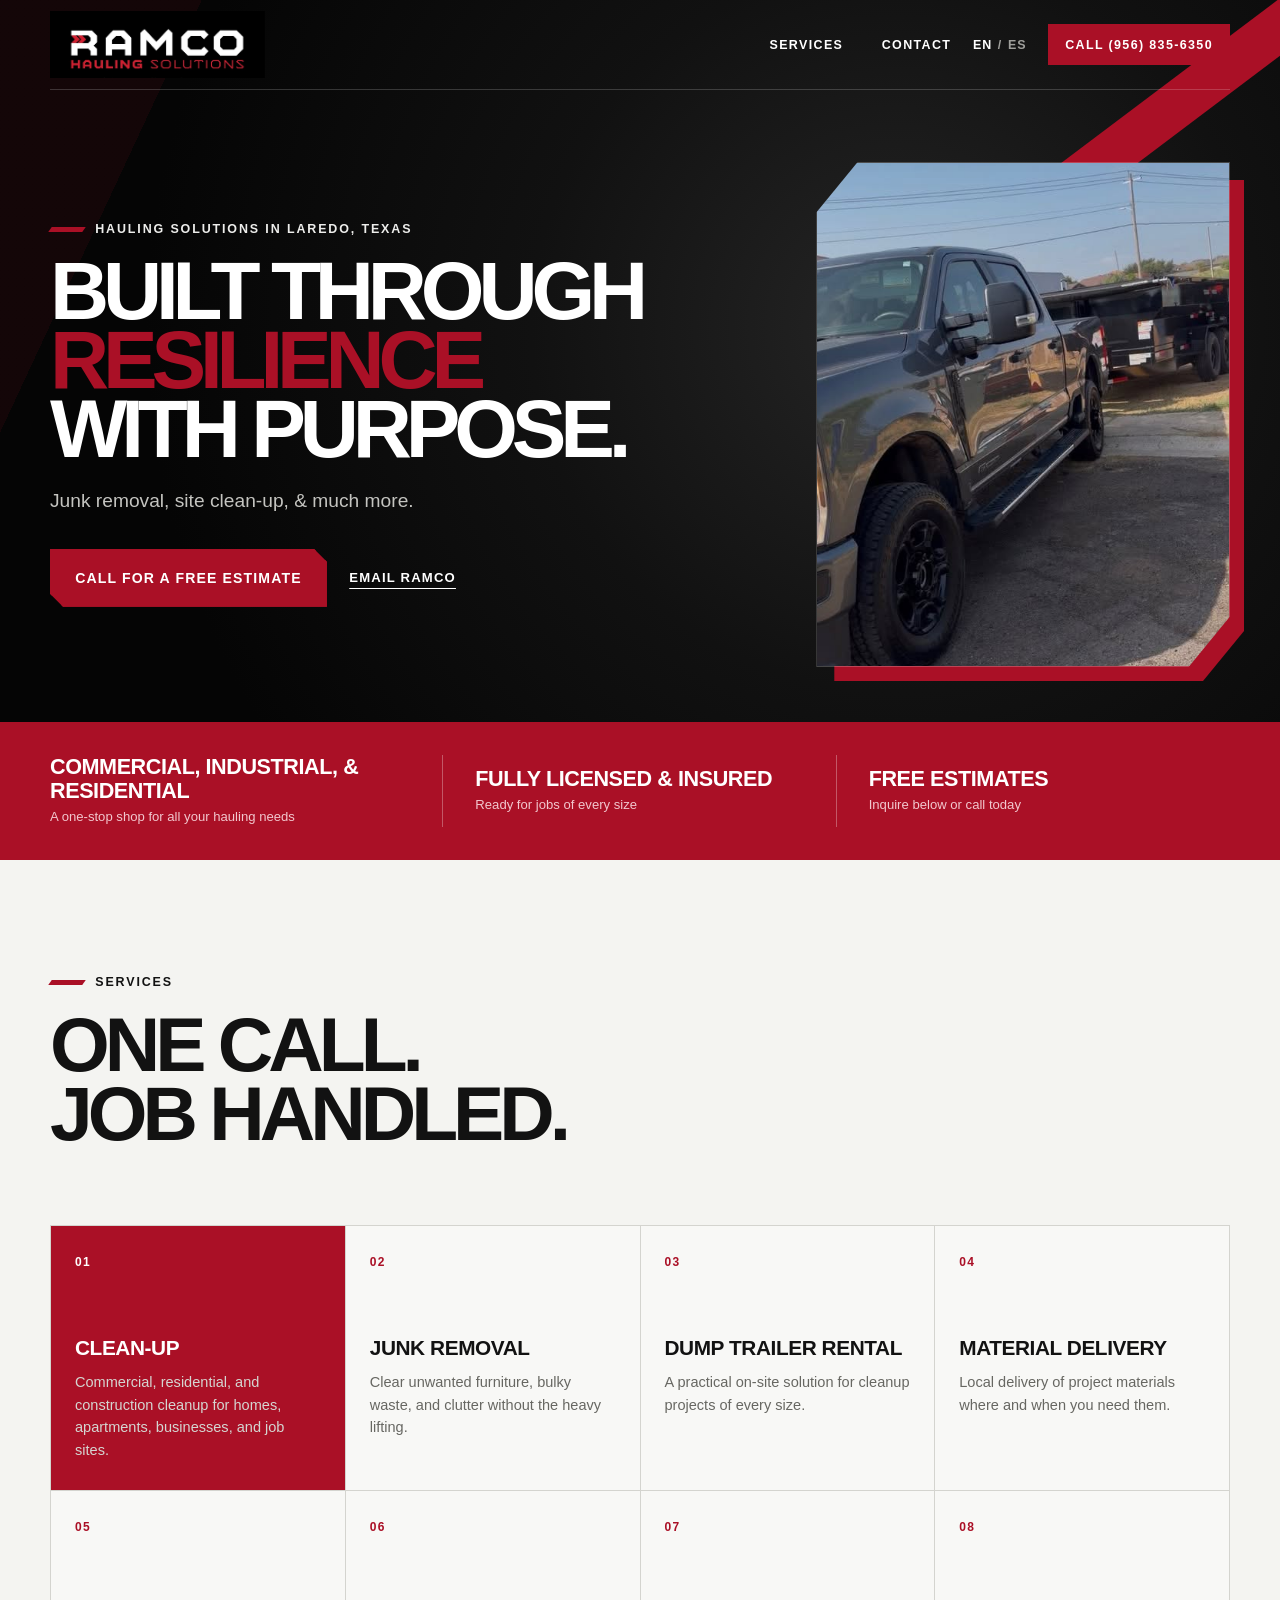
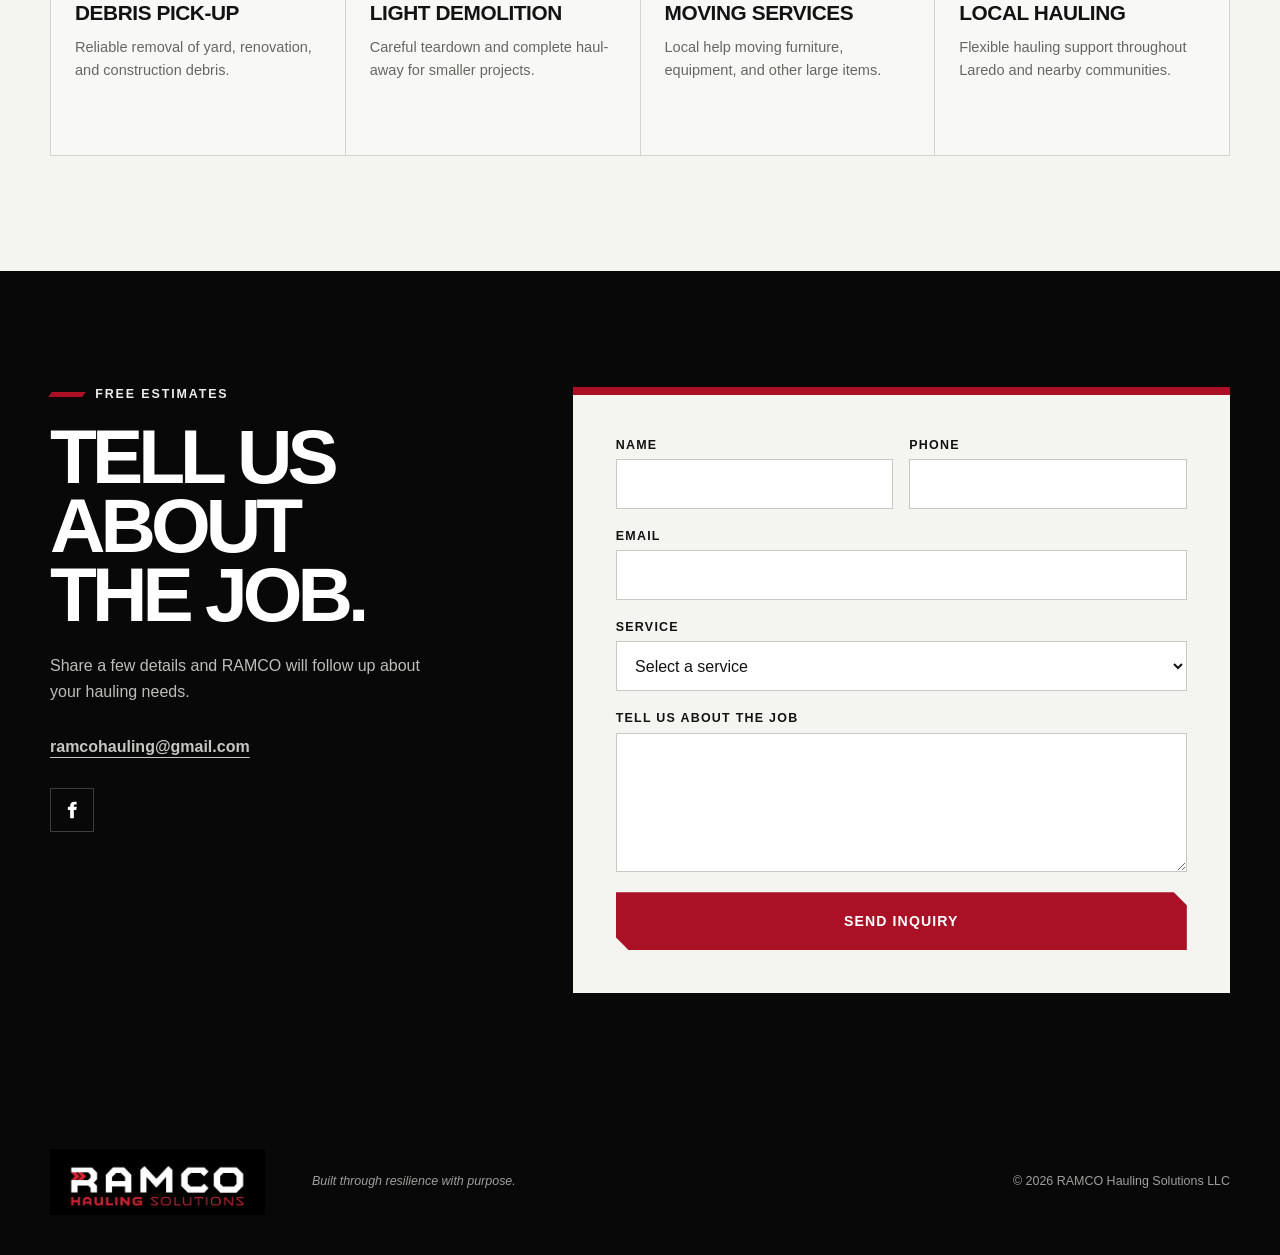
<file: index.html>
<!doctype html>
<html lang="en">
  <head>
    <meta charset="UTF-8" />
    <meta name="viewport" content="width=device-width, initial-scale=1" />
    <meta name="theme-color" content="#080808" />
    <meta name="description" content="RAMCO Hauling Solutions provides junk removal, dump trailer rental, material delivery, debris pickup, light demolition, moving services, and local hauling in Laredo, Texas." />
    <meta property="og:title" content="RAMCO Hauling Solutions | Laredo, TX" />
    <meta property="og:description" content="Reliable hauling for homes, businesses, and construction sites. Call for a free estimate." />
    <meta property="og:type" content="website" />
    <link rel="canonical" href="https://ramco-hauling-solutions.awake-myna-1014.chatgpt.site/" />
    <link rel="alternate" hreflang="en" href="https://ramco-hauling-solutions.awake-myna-1014.chatgpt.site/" />
    <link rel="alternate" hreflang="es" href="https://ramco-hauling-solutions.awake-myna-1014.chatgpt.site/es/" />
    <link rel="alternate" hreflang="x-default" href="https://ramco-hauling-solutions.awake-myna-1014.chatgpt.site/" />
    <title>RAMCO Hauling Solutions | Laredo, TX</title>
    <link rel="icon" href="assets/ramco-logo.jpg" type="image/jpeg" />
    <link rel="stylesheet" href="styles.css" />
    <script type="application/ld+json">
      {
        "@context": "https://schema.org",
        "@type": "LocalBusiness",
        "name": "RAMCO Hauling Solutions LLC",
        "description": "Licensed and insured hauling services for residential, commercial, and construction needs in Laredo, Texas.",
        "areaServed": "Laredo, Texas",
        "telephone": "+1-956-835-6350",
        "email": "ramcohauling@gmail.com",
        "slogan": "Built through resilience with purpose.",
        "serviceType": [
          "Commercial, residential, and construction cleanup",
          "Junk removal",
          "Dump trailer rental",
          "Material delivery",
          "Debris pickup",
          "Light demolition",
          "Moving services",
          "Local hauling"
        ]
      }
    </script>
  </head>
  <body>
    <a class="skip-link" href="#main">Skip to content</a>

    <header class="site-header">
      <a class="brand" href="#top" aria-label="RAMCO Hauling Solutions home">
        <img src="assets/ramco-logo.jpg" alt="RAMCO Hauling Solutions" />
      </a>
      <nav aria-label="Main navigation">
        <a href="#services">Services</a>
        <a href="#contact">Contact</a>
      </nav>
      <div class="language-switch" aria-label="Language selector">
        <a class="active" href="/" lang="en" aria-current="page">EN</a>
        <span aria-hidden="true">/</span>
        <a href="/es/" lang="es">ES</a>
      </div>
      <a class="header-call" href="tel:+19568356350">Call (956) 835-6350</a>
    </header>

    <main id="main">
      <section class="hero" id="top">
        <div class="hero-content">
          <div class="hero-copy">
            <p class="eyebrow"><span></span> Hauling solutions in Laredo, Texas</p>
            <h1>Built through<br /><em>resilience</em><br />with purpose.</h1>
            <p class="hero-lede">
              Junk removal, site clean-up, &amp; much more.
            </p>
            <div class="hero-actions">
              <a class="button" href="tel:+19568356350">Call for a free estimate</a>
              <a class="email-link" href="mailto:ramcohauling@gmail.com">Email RAMCO</a>
            </div>
          </div>
          <figure class="hero-photo">
            <img src="assets/ramco-truck.png" alt="RAMCO hauling truck and dump trailer" />
          </figure>
        </div>

        <div class="hero-footer">
          <p><strong>Commercial, Industrial, &amp; Residential</strong><span>A one-stop shop for all your hauling needs</span></p>
          <p><strong>Fully Licensed &amp; Insured</strong><span>Ready for jobs of every size</span></p>
          <p><strong>Free estimates</strong><span>Inquire below or call today</span></p>
        </div>
      </section>

      <section class="services" id="services">
        <div class="section-title">
          <p class="eyebrow dark"><span></span> Services</p>
          <h2>One call.<br />Job handled.</h2>
        </div>

        <div class="services-grid">
          <article class="service-card featured">
            <span>01</span>
            <h3>Clean-Up</h3>
            <p>Commercial, residential, and construction cleanup for homes, apartments, businesses, and job sites.</p>
          </article>
          <article class="service-card">
            <span>02</span>
            <h3>Junk Removal</h3>
            <p>Clear unwanted furniture, bulky waste, and clutter without the heavy lifting.</p>
          </article>
          <article class="service-card">
            <span>03</span>
            <h3>Dump Trailer Rental</h3>
            <p>A practical on-site solution for cleanup projects of every size.</p>
          </article>
          <article class="service-card">
            <span>04</span>
            <h3>Material Delivery</h3>
            <p>Local delivery of project materials where and when you need them.</p>
          </article>
          <article class="service-card">
            <span>05</span>
            <h3>Debris Pick-Up</h3>
            <p>Reliable removal of yard, renovation, and construction debris.</p>
          </article>
          <article class="service-card">
            <span>06</span>
            <h3>Light Demolition</h3>
            <p>Careful teardown and complete haul-away for smaller projects.</p>
          </article>
          <article class="service-card">
            <span>07</span>
            <h3>Moving Services</h3>
            <p>Local help moving furniture, equipment, and other large items.</p>
          </article>
          <article class="service-card">
            <span>08</span>
            <h3>Local Hauling</h3>
            <p>Flexible hauling support throughout Laredo and nearby communities.</p>
          </article>
        </div>
      </section>

      <section class="contact" id="contact">
        <div class="contact-intro">
          <p class="eyebrow"><span></span> Free estimates</p>
          <h2>Tell us about<br />the job.</h2>
          <p>Share a few details and RAMCO will follow up about your hauling needs.</p>
          <a href="mailto:ramcohauling@gmail.com">ramcohauling@gmail.com</a>
          <div class="social-icons" aria-label="RAMCO social media">
            <a
            class="social-icon"
            href="https://www.facebook.com/ramcohauling"
            target="_blank"
            rel="noopener noreferrer"
            aria-label="Visit RAMCO Hauling on Facebook"
          >
            <svg
              viewBox="0 0 24 24"
              aria-hidden="true"
            >
              <path d="M14 8.5V7c0-.7.5-1 1.1-1H17V3h-2.6C11.8 3 10 4.6 10 7.3v1.2H7.5V12H10v9h4v-9h2.7l.5-3.5H14Z"/>
            </svg>
          </a>
            <!-- <span class="social-icon" aria-label="Instagram">
              <svg viewBox="0 0 24 24" aria-hidden="true" xmlns="https://www.instagram.com/ramcohauling">
                <path fill-rule="evenodd" d="M7.2 2h9.6A5.2 5.2 0 0 1 22 7.2v9.6a5.2 5.2 0 0 1-5.2 5.2H7.2A5.2 5.2 0 0 1 2 16.8V7.2A5.2 5.2 0 0 1 7.2 2Zm-.1 3A2.1 2.1 0 0 0 5 7.1v9.8A2.1 2.1 0 0 0 7.1 19h9.8a2.1 2.1 0 0 0 2.1-2.1V7.1A2.1 2.1 0 0 0 16.9 5H7.1Zm10.2 2.3a1.2 1.2 0 1 1 0-2.4 1.2 1.2 0 0 1 0 2.4ZM12 7.2a4.8 4.8 0 1 1 0 9.6 4.8 4.8 0 0 1 0-9.6Zm0 2.8a2 2 0 1 0 0 4 2 2 0 0 0 0-4Z" clip-rule="evenodd"/>
              </svg>
            </span> -->
          </div>
        </div>

        <form class="contact-form" action="https://formsubmit.co/ramcohauling@gmail.com" method="POST">
          <input type="hidden" name="_subject" value="New RAMCO website inquiry" />
          <input type="hidden" name="_template" value="table" />
          <input type="hidden" name="_next" value="https://ramco-hauling-solutions.awake-myna-1014.chatgpt.site/thanks.html" />

          <div class="form-row">
            <label>
              Name
              <input type="text" name="Name" autocomplete="name" required />
            </label>
            <label>
              Phone
              <input type="tel" name="Phone" autocomplete="tel" required />
            </label>
          </div>

          <label>
            Email
            <input type="email" name="email" autocomplete="email" required />
          </label>

          <label>
            Service
            <select name="Service" required>
              <option value="" selected disabled>Select a service</option>
              <option>Clean-Up</option>
              <option>Junk Removal</option>
              <option>Dump Trailer Rental</option>
              <option>Material Delivery</option>
              <option>Debris Pick-Up</option>
              <option>Light Demolition</option>
              <option>Moving Services</option>
              <option>Local Hauling</option>
            </select>
          </label>

          <label>
            Tell us about the job
            <textarea name="Project details" rows="5" required></textarea>
          </label>

          <button class="button form-button" type="submit">Send inquiry</button>
        </form>
      </section>
    </main>

    <footer>
      <div class="footer-brand">
        <img src="assets/ramco-logo.jpg" alt="RAMCO Hauling Solutions" />
      </div>
      <p>Built through resilience with purpose.</p>
      <p>© <span id="year"></span> RAMCO Hauling Solutions LLC</p>
    </footer>

    <script src="script.js"></script>
  </body>
</html>
</file>
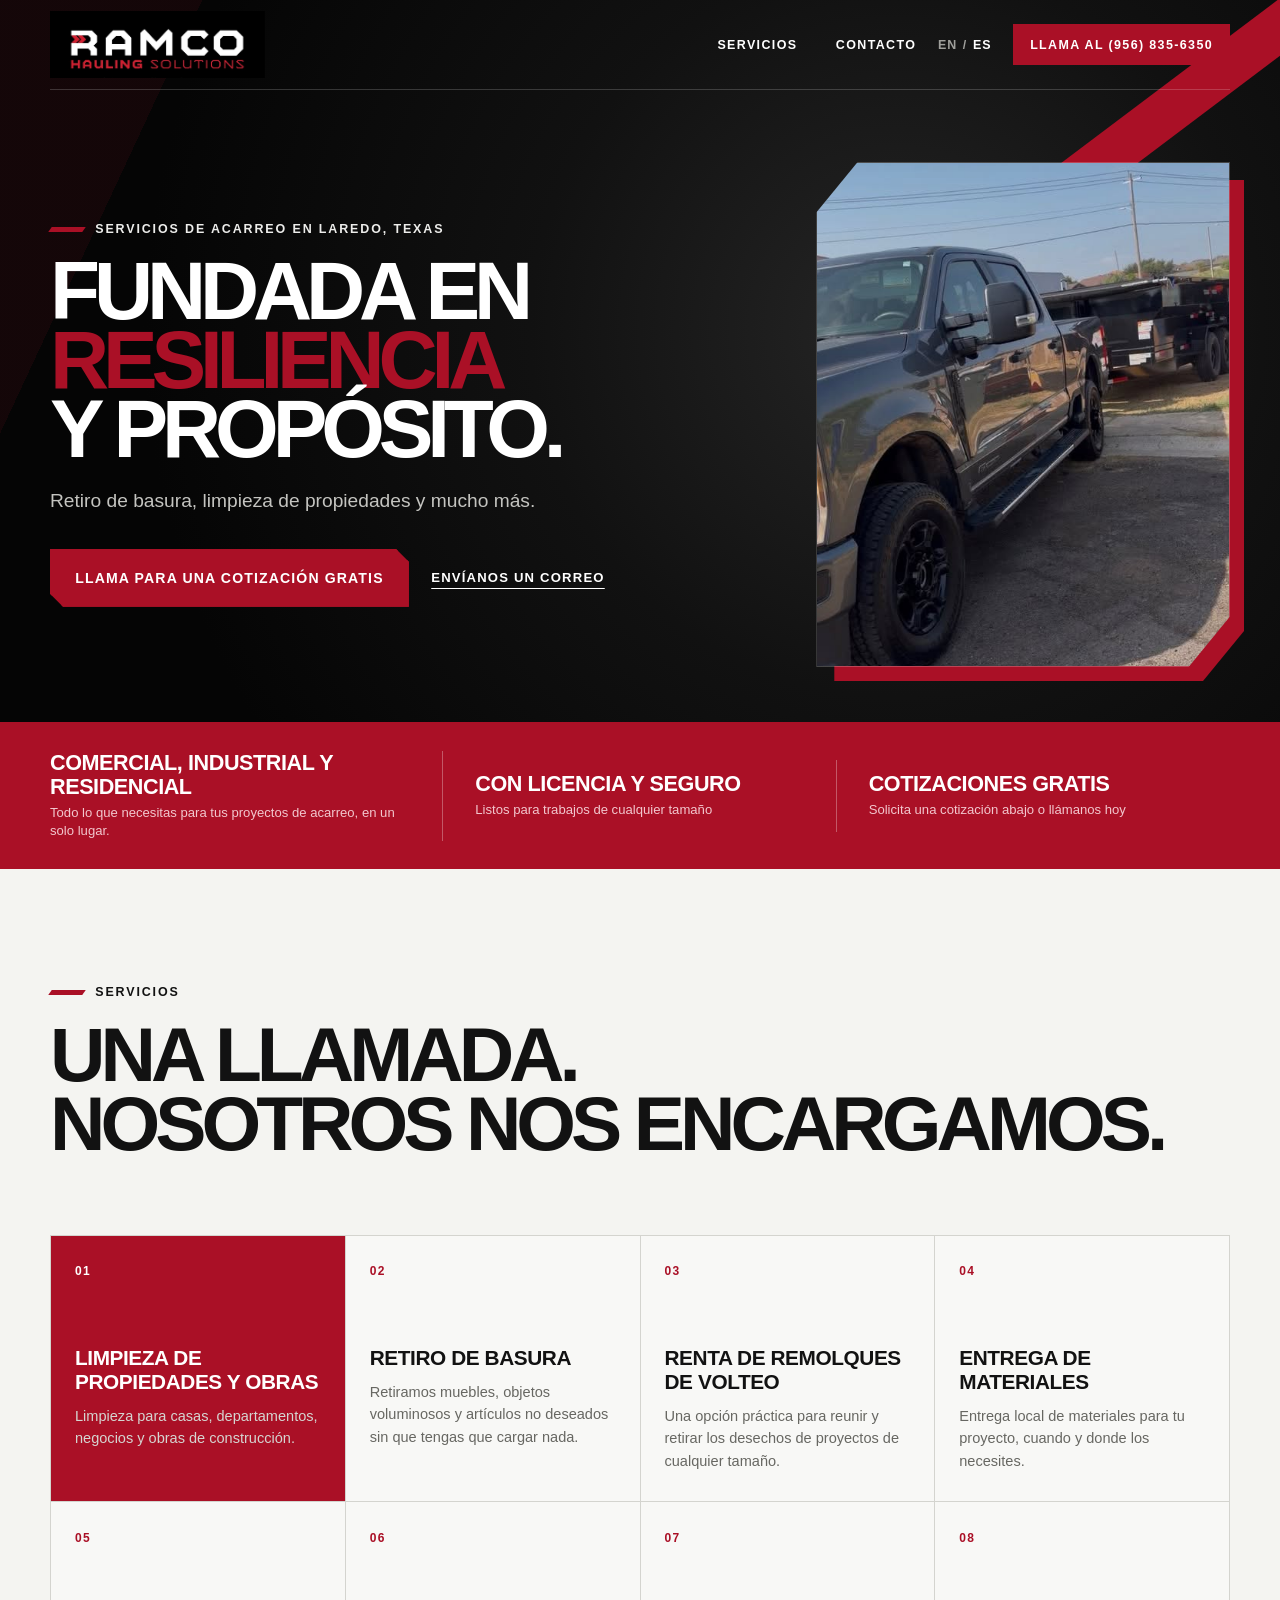
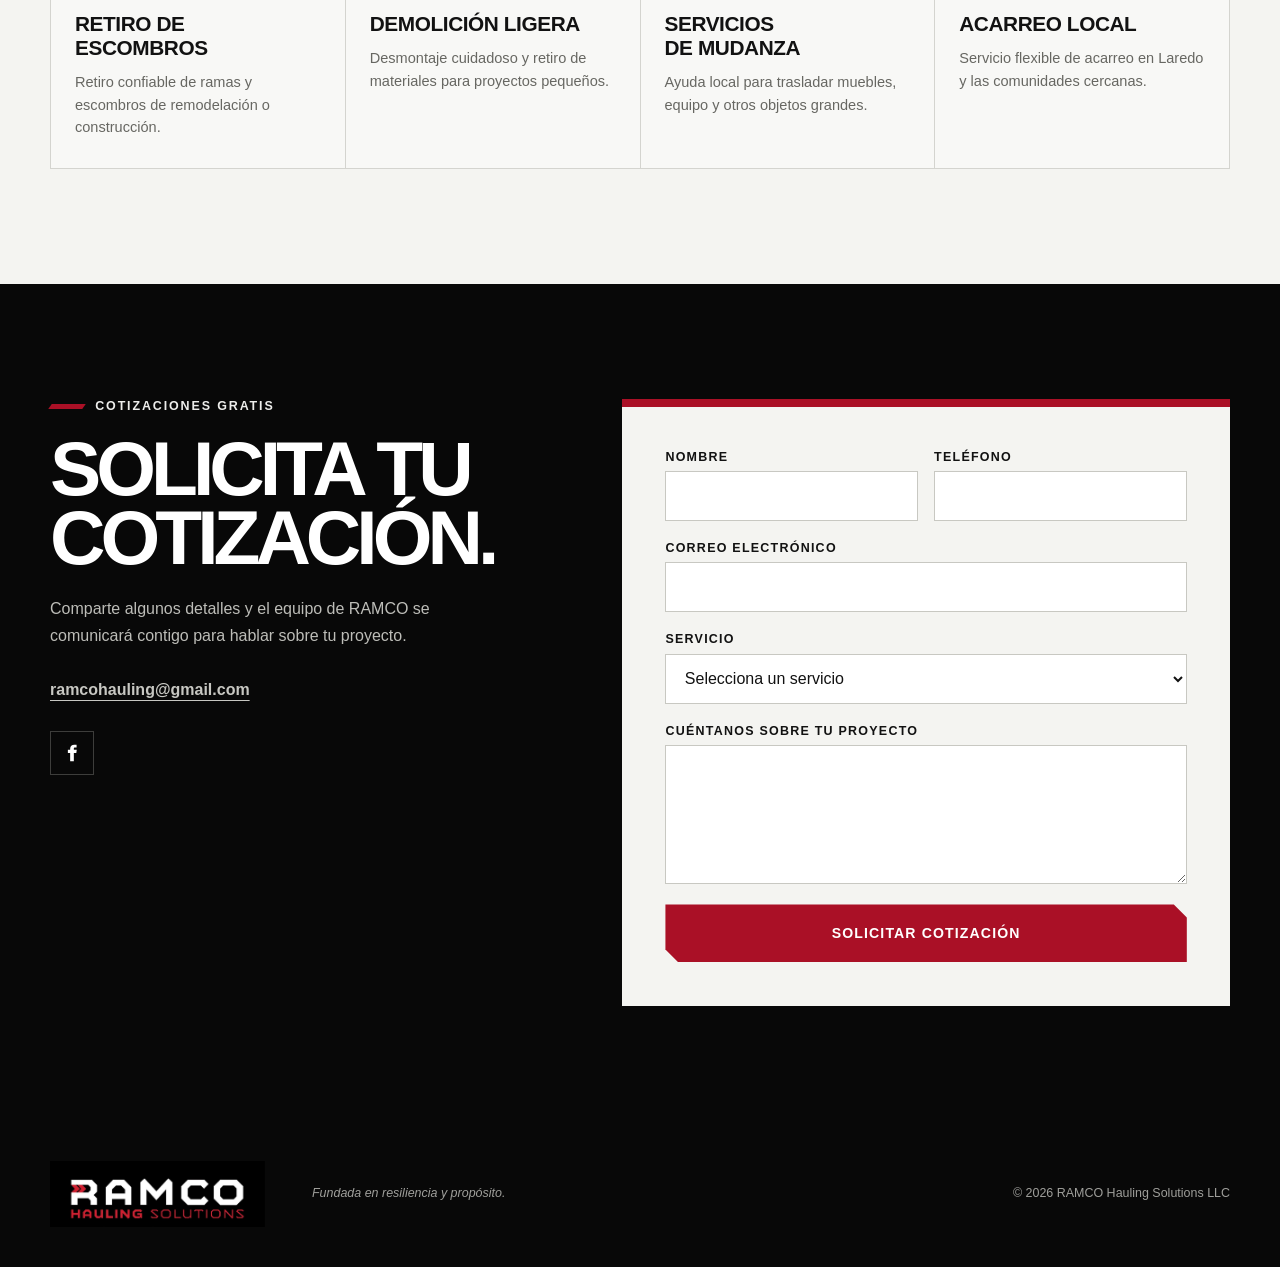
<file: es/index.html>
<!doctype html>
<html lang="es">
  <head>
    <meta charset="UTF-8" />
    <meta name="viewport" content="width=device-width, initial-scale=1" />
    <meta name="theme-color" content="#080808" />

    <meta
      name="description"
      content="RAMCO Hauling Solutions ofrece retiro de basura y artículos no deseados, renta de remolques de volteo, entrega de materiales, retiro de escombros, demolición ligera, mudanzas y acarreo local en Laredo, Texas."
    />

    <meta
      property="og:title"
      content="RAMCO Hauling Solutions | Laredo, TX"
    />

    <meta
      property="og:description"
      content="Servicios confiables de acarreo para proyectos residenciales, comerciales y de construcción. Llámanos para una cotización gratis."
    />

    <meta property="og:type" content="website" />

    <link
      rel="canonical"
      href="https://ramco-hauling-solutions.awake-myna-1014.chatgpt.site/es/"
    />

    <link
      rel="alternate"
      hreflang="en"
      href="https://ramco-hauling-solutions.awake-myna-1014.chatgpt.site/"
    />

    <link
      rel="alternate"
      hreflang="es"
      href="https://ramco-hauling-solutions.awake-myna-1014.chatgpt.site/es/"
    />

    <link
      rel="alternate"
      hreflang="x-default"
      href="https://ramco-hauling-solutions.awake-myna-1014.chatgpt.site/"
    />

    <title>RAMCO Hauling Solutions | Laredo, TX</title>

    <link
      rel="icon"
      href="../assets/ramco-logo.jpg"
      type="image/jpeg"
    />

    <link rel="stylesheet" href="../styles.css" />

    <script type="application/ld+json">
      {
        "@context": "https://schema.org",
        "@type": "LocalBusiness",
        "name": "RAMCO Hauling Solutions LLC",
        "description": "RAMCO Hauling Solutions es una empresa con licencia y seguro que ofrece servicios de acarreo para proyectos residenciales, comerciales y de construcción en Laredo, Texas.",
        "areaServed": "Laredo, Texas",
        "telephone": "+1-956-835-6350",
        "email": "ramcohauling@gmail.com",
        "slogan": "Fundada en resiliencia y propósito.",
        "serviceType": [
          "Limpieza residencial, comercial y de obras",
          "Retiro de basura y artículos no deseados",
          "Renta de remolques de volteo",
          "Entrega de materiales",
          "Retiro de escombros",
          "Demolición ligera",
          "Servicios de mudanza",
          "Acarreo local"
        ]
      }
    </script>
  </head>

  <body>
    <a class="skip-link" href="#main">
      Saltar al contenido principal
    </a>

    <header class="site-header">
      <a
        class="brand"
        href="#top"
        aria-label="Inicio de RAMCO Hauling Solutions"
      >
        <img
          src="../assets/ramco-logo.jpg"
          alt="RAMCO Hauling Solutions"
        />
      </a>

      <nav aria-label="Navegación principal">
        <a href="#services">Servicios</a>
        <a href="#contact">Contacto</a>
      </nav>

      <div class="language-switch" aria-label="Selector de idioma">
        <a href="/" lang="en">EN</a>
        <span aria-hidden="true">/</span>
        <a
          class="active"
          href="/es/"
          lang="es"
          aria-current="page"
        >
          ES
        </a>
      </div>

      <a class="header-call" href="tel:+19568356350">
        Llama al (956) 835-6350
      </a>
    </header>

    <main id="main">
      <section class="hero" id="top">
        <div class="hero-content">
          <div class="hero-copy">
            <p class="eyebrow">
              <span></span>
              Servicios de acarreo en Laredo, Texas
            </p>

            <h1>
              Fundada en<br />
              <em>resiliencia</em><br />
              y propósito.
            </h1>

            <p class="hero-lede">
              Retiro de basura, limpieza de propiedades y mucho más.
            </p>

            <div class="hero-actions">
              <a class="button" href="tel:+19568356350">
                Llama para una cotización gratis
              </a>

              <a
                class="email-link"
                href="mailto:ramcohauling@gmail.com"
              >
                Envíanos un correo
              </a>
            </div>
          </div>

          <figure class="hero-photo">
            <img
              src="../assets/ramco-truck.png"
              alt="Camioneta y remolque de RAMCO Hauling Solutions"
            />
          </figure>
        </div>

        <div class="hero-footer">
          <p>
            <strong>Comercial, Industrial y Residencial</strong>
            <span>Todo lo que necesitas para tus proyectos de acarreo, en un solo lugar.</span>
          </p>

          <p>
            <strong>Con licencia y seguro</strong>
            <span>Listos para trabajos de cualquier tamaño</span>
          </p>

          <p>
            <strong>Cotizaciones gratis</strong>
            <span>Solicita una cotización abajo o llámanos hoy</span>
          </p>
        </div>
      </section>

      <section class="services" id="services">
        <div class="section-title">
          <p class="eyebrow dark">
            <span></span>
            Servicios
          </p>

          <h2>
            Una llamada.<br />
            Nosotros nos encargamos.
          </h2>
        </div>

        <div class="services-grid">
          <article class="service-card featured">
            <span>01</span>
            <h3>Limpieza de propiedades y obras</h3>
            <p>
              Limpieza para casas, departamentos, negocios y obras de
              construcción.
            </p>
          </article>

          <article class="service-card">
            <span>02</span>
            <h3>Retiro de basura</h3>
            <p>
              Retiramos muebles, objetos voluminosos y artículos no
              deseados sin que tengas que cargar nada.
            </p>
          </article>

          <article class="service-card">
            <span>03</span>
            <h3>Renta de remolques de volteo</h3>
            <p>
              Una opción práctica para reunir y retirar los desechos de
              proyectos de cualquier tamaño.
            </p>
          </article>

          <article class="service-card">
            <span>04</span>
            <h3>Entrega de materiales</h3>
            <p>
              Entrega local de materiales para tu proyecto, cuando y
              donde los necesites.
            </p>
          </article>

          <article class="service-card">
            <span>05</span>
            <h3>Retiro de escombros</h3>
            <p>
              Retiro confiable de ramas y escombros de remodelación o
              construcción.
            </p>
          </article>

          <article class="service-card">
            <span>06</span>
            <h3>Demolición ligera</h3>
            <p>
              Desmontaje cuidadoso y retiro de materiales para proyectos
              pequeños.
            </p>
          </article>

          <article class="service-card">
            <span>07</span>
            <h3>Servicios de mudanza</h3>
            <p>
              Ayuda local para trasladar muebles, equipo y otros objetos
              grandes.
            </p>
          </article>

          <article class="service-card">
            <span>08</span>
            <h3>Acarreo local</h3>
            <p>
              Servicio flexible de acarreo en Laredo y las comunidades
              cercanas.
            </p>
          </article>
        </div>
      </section>

      <section class="contact" id="contact">
        <div class="contact-intro">
          <p class="eyebrow">
            <span></span>
            Cotizaciones gratis
          </p>

          <h2>
            Solicita tu cotización.
          </h2>

          <p>
            Comparte algunos detalles y el equipo de RAMCO se comunicará
            contigo para hablar sobre tu proyecto.
          </p>

          <a href="mailto:ramcohauling@gmail.com">
            ramcohauling@gmail.com
          </a>

          <div class="social-icons" aria-label="RAMCO social media">
            <a
            class="social-icon"
            href="https://www.facebook.com/ramcohauling"
            target="_blank"
            rel="noopener noreferrer"
            aria-label="Visit RAMCO Hauling on Facebook"
          >
            <svg
              viewBox="0 0 24 24"
              aria-hidden="true"
            >
              <path d="M14 8.5V7c0-.7.5-1 1.1-1H17V3h-2.6C11.8 3 10 4.6 10 7.3v1.2H7.5V12H10v9h4v-9h2.7l.5-3.5H14Z"/>
            </svg>
          </a>

            <!--
            <span class="social-icon" aria-label="Instagram">
              <svg viewBox="0 0 24 24" aria-hidden="true">
                <path
                  fill-rule="evenodd"
                  d="M7.2 2h9.6A5.2 5.2 0 0 1 22 7.2v9.6a5.2 5.2 0 0 1-5.2 5.2H7.2A5.2 5.2 0 0 1 2 16.8V7.2A5.2 5.2 0 0 1 7.2 2Zm-.1 3A2.1 2.1 0 0 0 5 7.1v9.8A2.1 2.1 0 0 0 7.1 19h9.8a2.1 2.1 0 0 0 2.1-2.1V7.1A2.1 2.1 0 0 0 16.9 5H7.1Zm10.2 2.3a1.2 1.2 0 1 1 0-2.4 1.2 1.2 0 0 1 0 2.4ZM12 7.2a4.8 4.8 0 1 1 0 9.6 4.8 4.8 0 0 1 0-9.6Zm0 2.8a2 2 0 1 0 0 4 2 2 0 0 0 0-4Z"
                  clip-rule="evenodd"
                />
              </svg>
            </span>
            -->
          </div>
        </div>

        <form
          class="contact-form"
          action="https://formsubmit.co/ramcohauling@gmail.com"
          method="POST"
        >
          <input
            type="hidden"
            name="_subject"
            value="Nueva consulta desde el sitio web de RAMCO"
          />

          <input
            type="hidden"
            name="_template"
            value="table"
          />

          <input
            type="hidden"
            name="_next"
            value="https://ramco-hauling-solutions.awake-myna-1014.chatgpt.site/es/thanks.html"
          />

          <div class="form-row">
            <label>
              Nombre
              <input
                type="text"
                name="Nombre"
                autocomplete="name"
                required
              />
            </label>

            <label>
              Teléfono
              <input
                type="tel"
                name="Teléfono"
                autocomplete="tel"
                required
              />
            </label>
          </div>

          <label>
            Correo electrónico
            <input
              type="email"
              name="email"
              autocomplete="email"
              required
            />
          </label>

          <label>
            Servicio
            <select name="Servicio" required>
              <option value="" selected disabled>
                Selecciona un servicio
              </option>
              <option>Limpieza de propiedades y obras</option>
              <option>Retiro de basura</option>
              <option>Renta de remolques de volteo</option>
              <option>Entrega de materiales</option>
              <option>Retiro de escombros</option>
              <option>Demolición ligera</option>
              <option>Servicios de mudanza</option>
              <option>Acarreo local</option>
            </select>
          </label>

          <label>
            Cuéntanos sobre tu proyecto
            <textarea
              name="Detalles del proyecto"
              rows="5"
              required
            ></textarea>
          </label>

          <button
            class="button form-button"
            type="submit"
          >
            Solicitar cotización
          </button>
        </form>
      </section>
    </main>

    <footer>
      <div class="footer-brand">
        <img
          src="../assets/ramco-logo.jpg"
          alt="RAMCO Hauling Solutions"
        />
      </div>

      <p>Fundada en resiliencia y propósito.</p>

      <p>
        © <span id="year"></span> RAMCO Hauling Solutions LLC
      </p>
    </footer>

    <script src="../script.js"></script>
  </body>
</html>
</file>
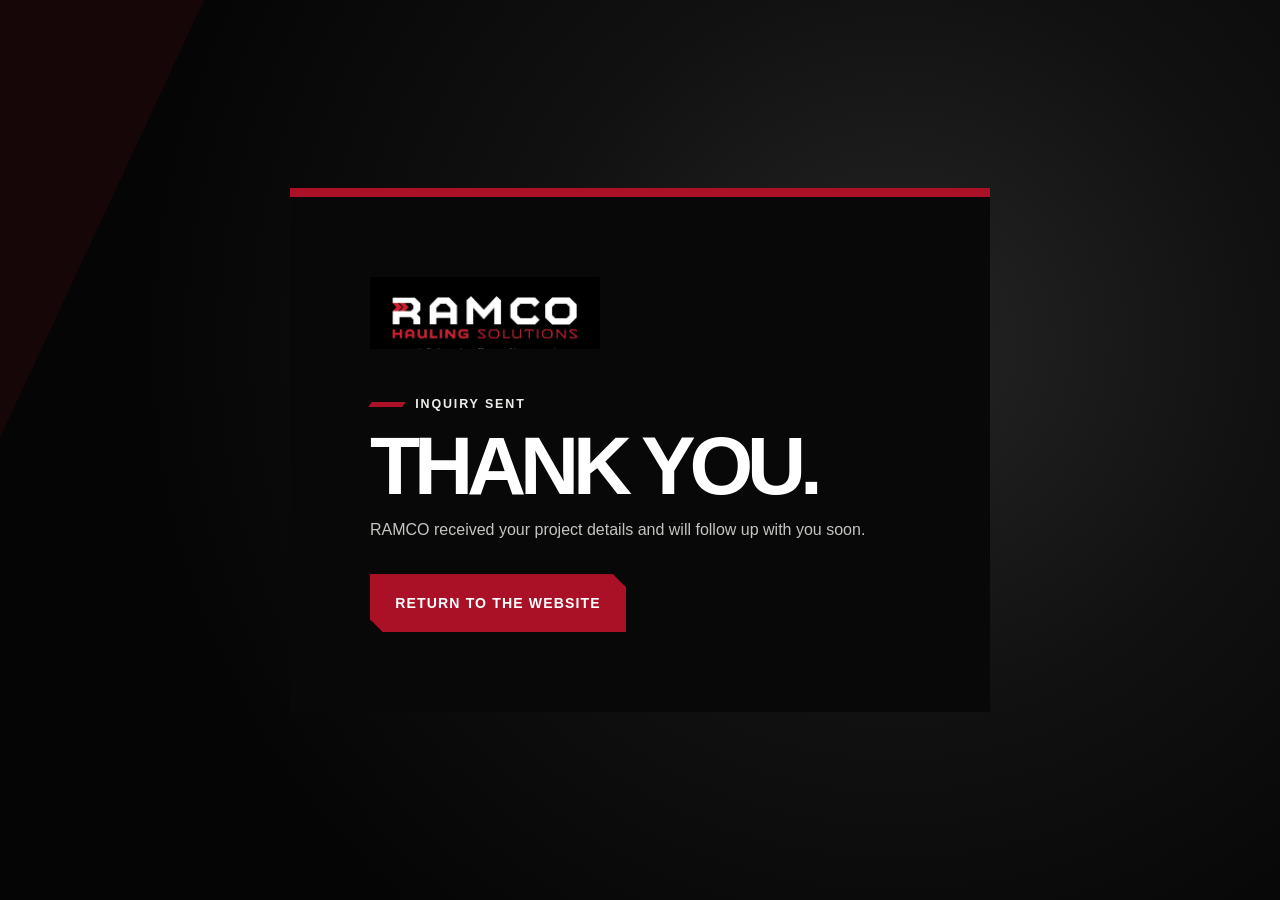
<file: thanks.html>
<!doctype html>
<html lang="en">
  <head>
    <meta charset="UTF-8" />
    <meta name="viewport" content="width=device-width, initial-scale=1" />
    <meta name="theme-color" content="#080808" />
    <meta name="robots" content="noindex" />
    <title>Thank You | RAMCO Hauling Solutions</title>
    <link rel="icon" href="assets/ramco-logo.jpg" type="image/jpeg" />
    <link rel="stylesheet" href="styles.css" />
  </head>
  <body class="thanks-page">
    <main class="thanks-card">
      <img src="assets/ramco-logo.jpg" alt="RAMCO Hauling Solutions" />
      <p class="eyebrow"><span></span> Inquiry sent</p>
      <h1>Thank you.</h1>
      <p>RAMCO received your project details and will follow up with you soon.</p>
      <a class="button" href="/">Return to the website</a>
    </main>
  </body>
</html>
</file>
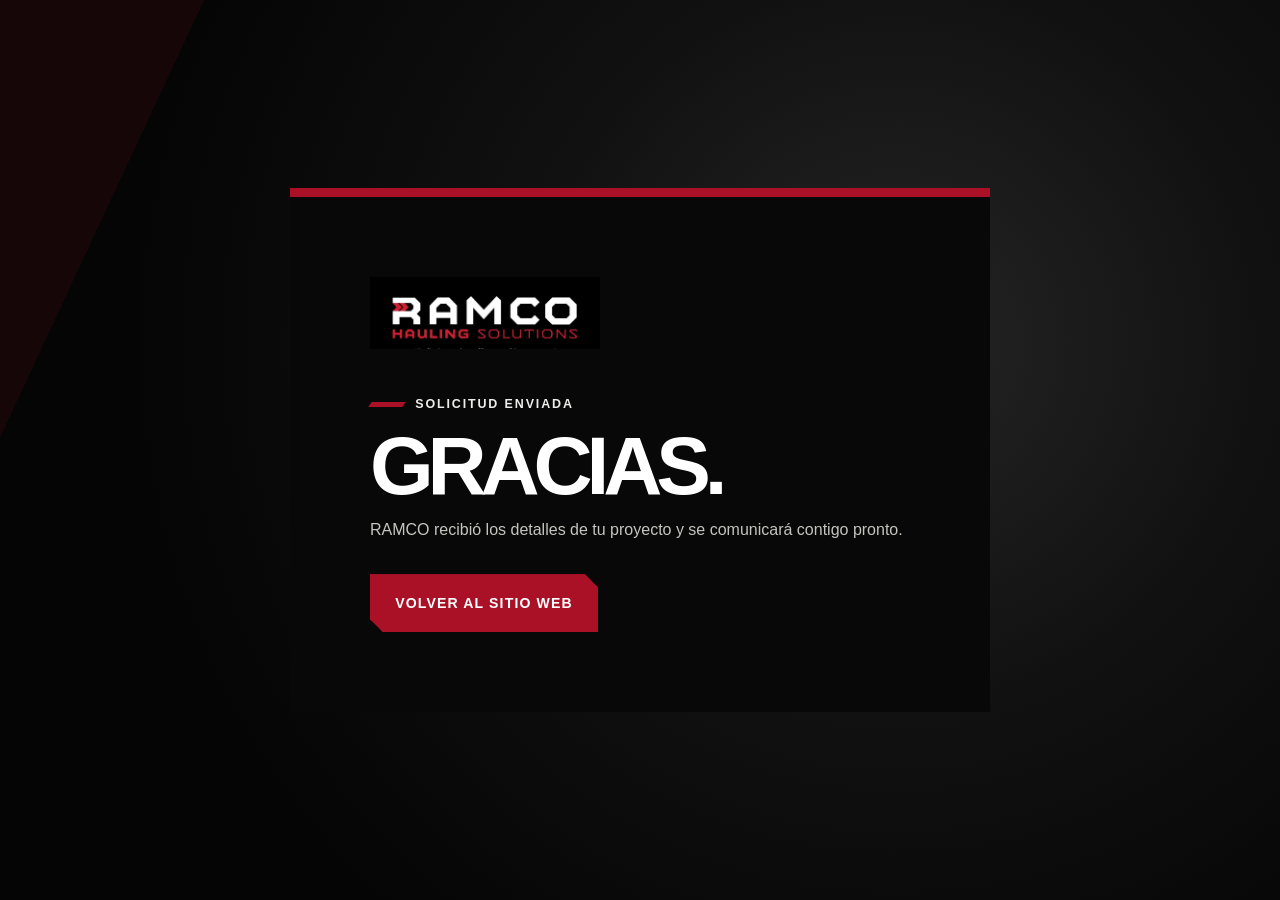
<file: es/thanks.html>
<!doctype html>
<html lang="es">
  <head>
    <meta charset="UTF-8" />
    <meta name="viewport" content="width=device-width, initial-scale=1" />
    <meta name="theme-color" content="#080808" />
    <meta name="robots" content="noindex" />
    <title>Gracias | RAMCO Hauling Solutions</title>
    <link rel="icon" href="../assets/ramco-logo.jpg" type="image/jpeg" />
    <link rel="stylesheet" href="../styles.css" />
  </head>
  <body class="thanks-page">
    <main class="thanks-card">
      <img src="../assets/ramco-logo.jpg" alt="RAMCO Hauling Solutions" />
      <p class="eyebrow"><span></span> Solicitud enviada</p>
      <h1>Gracias.</h1>
      <p>RAMCO recibió los detalles de tu proyecto y se comunicará contigo pronto.</p>
      <a class="button" href="/es/">Volver al sitio web</a>
    </main>
  </body>
</html>
</file>
<file: styles.css>
:root {
  --black: #080808;
  --ink: #121212;
  --paper: #f4f4f1;
  --white: #ffffff;
  --red: #aa1026;
  --red-dark: #7d0a1a;
  --line: #d4d4cf;
  --muted: #676762;
  --max-width: 1180px;
  font-family: "Arial Narrow", "Roboto Condensed", "Helvetica Neue", Arial, sans-serif;
  color: var(--ink);
  background: var(--paper);
  font-synthesis: none;
}

* { box-sizing: border-box; }
html { scroll-behavior: smooth; }
body {
  margin: 0;
  min-width: 320px;
  background: var(--paper);
  color: var(--ink);
  -webkit-font-smoothing: antialiased;
}
a { color: inherit; }
img { display: block; max-width: 100%; }

.skip-link {
  position: fixed;
  left: 1rem;
  top: -5rem;
  z-index: 100;
  padding: 0.8rem 1rem;
  background: var(--white);
  color: var(--black);
  font-weight: 800;
}
.skip-link:focus { top: 1rem; }

.site-header {
  position: absolute;
  top: 0;
  left: 50%;
  z-index: 10;
  width: min(calc(100% - 3rem), var(--max-width));
  min-height: 90px;
  transform: translateX(-50%);
  display: flex;
  align-items: center;
  gap: 1.35rem;
  border-bottom: 1px solid rgba(255, 255, 255, 0.18);
  color: var(--white);
}
.brand { width: 215px; overflow: hidden; }
.brand img,
.footer-brand img {
  width: 100%;
  aspect-ratio: 3.25 / 1;
  object-fit: cover;
  object-position: center 47%;
}
.site-header nav {
  margin-left: auto;
  display: flex;
  align-items: center;
  gap: clamp(1.5rem, 3vw, 2.7rem);
}
.site-header nav a,
.header-call {
  font-size: 0.78rem;
  font-weight: 900;
  letter-spacing: 0.11em;
  text-decoration: none;
  text-transform: uppercase;
}
.site-header nav a:hover,
.site-header nav a:focus-visible { color: #d32c43; }
.language-switch {
  display: flex;
  align-items: center;
  gap: 0.35rem;
  color: #9f9f9b;
  font-size: 0.78rem;
  font-weight: 900;
  letter-spacing: 0.08em;
}
.language-switch a {
  color: inherit;
  text-decoration: none;
}
.language-switch a:hover,
.language-switch a:focus-visible,
.language-switch a.active { color: var(--white); }
.header-call {
  padding: 0.8rem 1rem;
  border: 1px solid var(--red);
  background: var(--red);
}
.header-call:hover,
.header-call:focus-visible {
  background: var(--white);
  color: var(--red-dark);
}

.hero {
  position: relative;
  min-height: 720px;
  padding-top: 90px;
  overflow: hidden;
  background:
    linear-gradient(115deg, rgba(170, 16, 38, 0.09) 0 12%, transparent 12%),
    radial-gradient(circle at 70% 38%, #252525 0, #111111 35%, #050505 72%);
  color: var(--white);
}
.hero::before,
.hero::after {
  content: "";
  position: absolute;
  right: -255px;
  background: var(--red);
  transform: rotate(-37deg);
  pointer-events: none;
}
.hero::before { top: 68px; width: 680px; height: 46px; }
.hero::after { bottom: 118px; width: 510px; height: 12px; opacity: 0.62; }
.hero-content {
  position: relative;
  z-index: 2;
  width: min(calc(100% - 3rem), var(--max-width));
  min-height: 535px;
  margin: 0 auto;
  padding: 72px 0 55px;
  display: grid;
  grid-template-columns: minmax(0, 1.25fr) minmax(300px, 0.75fr);
  gap: clamp(2.5rem, 6vw, 5.5rem);
  align-items: center;
}

.hero-copy {
  max-width: 700px;
}
.hero-photo {
  position: relative;
  height: 505px;
  margin: 0;
  isolation: isolate;
}
.hero-photo::before {
  content: "";
  position: absolute;
  inset: 18px -14px -14px 18px;
  z-index: -1;
  background: var(--red);
  clip-path: polygon(10% 0, 100% 0, 100% 90%, 90% 100%, 0 100%, 0 10%);
}
.hero-photo img {
  width: 100%;
  height: 100%;
  border: 1px solid rgba(255, 255, 255, 0.22);
  object-fit: cover;
  object-position: 48% 46%;
  clip-path: polygon(10% 0, 100% 0, 100% 90%, 90% 100%, 0 100%, 0 10%);
}
.eyebrow {
  display: flex;
  align-items: center;
  gap: 0.7rem;
  margin: 0 0 1.25rem;
  color: #ededeb;
  font-size: 0.78rem;
  line-height: 1.2;
  font-weight: 900;
  letter-spacing: 0.15em;
  text-transform: uppercase;
}
.eyebrow span {
  width: 34px;
  height: 5px;
  background: var(--red);
  transform: skewX(-35deg);
}
.eyebrow.dark { color: var(--ink); }
h1, h2, h3, p { margin-top: 0; }
h1, h2, h3 { text-wrap: balance; }
h1 {
  margin-bottom: 1.4rem;
  font-size: clamp(3.8rem, 6.4vw, 7rem);
  line-height: 0.84;
  letter-spacing: -0.075em;
  text-transform: uppercase;
  font-weight: 950;
}
h1 em { display: inline-block; color: var(--red); font-style: normal; }
.hero-lede {
  max-width: 590px;
  margin-bottom: 2rem;
  color: #c4c4c0;
  font-family: Arial, sans-serif;
  font-size: clamp(1rem, 1.8vw, 1.2rem);
  line-height: 1.6;
}
.hero-actions {
  display: flex;
  align-items: center;
  gap: 1.4rem;
  flex-wrap: wrap;
}
.button {
  min-height: 58px;
  padding: 0.9rem 1.45rem;
  display: inline-flex;
  align-items: center;
  justify-content: center;
  border: 2px solid var(--red);
  background: var(--red);
  color: var(--white);
  font-size: 0.88rem;
  font-weight: 900;
  letter-spacing: 0.08em;
  text-decoration: none;
  text-transform: uppercase;
  clip-path: polygon(0 0, calc(100% - 13px) 0, 100% 13px, 100% 100%, 13px 100%, 0 calc(100% - 13px));
  transition: color 170ms ease, background 170ms ease, transform 170ms ease;
}
.button:hover,
.button:focus-visible {
  background: var(--white);
  color: var(--red-dark);
  transform: translateY(-2px);
}
.email-link {
  padding: 0.75rem 0;
  color: var(--white);
  font-size: 0.82rem;
  font-weight: 900;
  letter-spacing: 0.09em;
  text-transform: uppercase;
  text-underline-offset: 0.4rem;
}
.hero-footer {
  position: relative;
  z-index: 2;
  min-height: 138px;
  padding: 1.8rem max(1.5rem, calc((100% - var(--max-width)) / 2));
  display: grid;
  grid-template-columns: repeat(3, 1fr);
  gap: 0;
  align-items: center;
  background: var(--red);
}
.hero-footer p {
  min-height: 72px;
  margin: 0;
  padding: 0 2rem;
  display: flex;
  flex-direction: column;
  justify-content: center;
  border-right: 1px solid rgba(255, 255, 255, 0.3);
  color: var(--white);
}
.hero-footer p:first-child { padding-left: 0; }
.hero-footer p:last-child { border-right: 0; padding-right: 0; }
.hero-footer strong {
  margin-bottom: 0.35rem;
  font-size: clamp(1.05rem, 2vw, 1.35rem);
  line-height: 1.1;
  letter-spacing: -0.02em;
  text-transform: uppercase;
}
.hero-footer span {
  color: #f2c7ce;
  font-family: Arial, sans-serif;
  font-size: 0.82rem;
  line-height: 1.4;
}

.services {
  padding: clamp(5rem, 9vw, 8.5rem) max(1.5rem, calc((100% - var(--max-width)) / 2));
  background: var(--paper);
}
.section-title { margin-bottom: clamp(3rem, 6vw, 5rem); }
h2 {
  margin-bottom: 0;
  font-size: clamp(3rem, 6vw, 6rem);
  line-height: 0.9;
  letter-spacing: -0.065em;
  text-transform: uppercase;
  font-weight: 950;
}
.services-grid {
  display: grid;
  grid-template-columns: repeat(4, 1fr);
  border-top: 1px solid var(--line);
  border-left: 1px solid var(--line);
}
.service-card {
  min-height: 265px;
  padding: 1.8rem 1.5rem;
  border-right: 1px solid var(--line);
  border-bottom: 1px solid var(--line);
  background: rgba(255, 255, 255, 0.32);
  transition: background 170ms ease, color 170ms ease, transform 170ms ease;
}
.service-card:hover {
  z-index: 1;
  background: var(--black);
  color: var(--white);
  transform: translateY(-4px);
}
.service-card.featured {
  background: var(--red);
  color: var(--white);
}
.service-card > span {
  display: block;
  margin-bottom: 4.2rem;
  color: var(--red);
  font-size: 0.75rem;
  font-weight: 900;
  letter-spacing: 0.12em;
}
.service-card:hover > span,
.service-card.featured > span { color: var(--white); }
.service-card h3 {
  margin: 0 0 0.7rem;
  font-size: 1.3rem;
  line-height: 1.15;
  letter-spacing: -0.02em;
  text-transform: uppercase;
}
.service-card p {
  margin: 0;
  color: var(--muted);
  font-family: Arial, sans-serif;
  font-size: 0.91rem;
  line-height: 1.55;
}
.service-card:hover p,
.service-card.featured p { color: #d5d5d1; }

.contact {
  padding: clamp(5rem, 9vw, 8rem) max(1.5rem, calc((100% - var(--max-width)) / 2));
  display: grid;
  grid-template-columns: 0.75fr 1.25fr;
  gap: clamp(4rem, 10vw, 10rem);
  align-items: start;
  background: var(--black);
  color: var(--white);
}
.contact-intro h2 { color: var(--white); }
.contact-intro > p:not(.eyebrow) {
  max-width: 430px;
  margin: 1.5rem 0 2rem;
  color: #bdbdb8;
  font-family: Arial, sans-serif;
  font-size: 1rem;
  line-height: 1.65;
}
.contact-intro > a {
  display: block;
  width: fit-content;
  margin-top: 1rem;
  color: #c7c7c2;
  font-family: Arial, sans-serif;
  font-size: 1rem;
  font-weight: 700;
  text-underline-offset: 0.3rem;
  overflow-wrap: anywhere;
}
.contact-intro .contact-phone {
  margin-top: 0;
  font-family: "Arial Narrow", "Helvetica Neue", Arial, sans-serif;
  font-size: clamp(2rem, 4vw, 3.6rem);
  line-height: 1;
  letter-spacing: -0.05em;
  font-weight: 950;
  text-decoration: none;
}
.social-icons {
  margin-top: 2rem;
  display: flex;
  gap: 0.7rem;
}
.social-icon {
  width: 44px;
  height: 44px;
  display: grid;
  place-items: center;
  border: 1px solid #3d3d3b;
  color: var(--white);
}
.social-icon svg {
  width: 22px;
  height: 22px;
  fill: currentColor;
}

.contact-form {
  padding: clamp(1.6rem, 4vw, 2.7rem);
  display: grid;
  gap: 1.25rem;
  border-top: 8px solid var(--red);
  background: var(--paper);
  color: var(--ink);
}
.form-row {
  display: grid;
  grid-template-columns: 1fr 1fr;
  gap: 1rem;
}
.contact-form label {
  display: grid;
  gap: 0.45rem;
  font-size: 0.78rem;
  font-weight: 900;
  letter-spacing: 0.1em;
  text-transform: uppercase;
}
.contact-form input,
.contact-form select,
.contact-form textarea {
  width: 100%;
  min-height: 50px;
  padding: 0.8rem 0.9rem;
  border: 1px solid #c8c8c2;
  border-radius: 0;
  background: var(--white);
  color: var(--ink);
  font: 1rem/1.4 Arial, sans-serif;
}
.contact-form textarea {
  min-height: 130px;
  resize: vertical;
}
.contact-form input:focus,
.contact-form select:focus,
.contact-form textarea:focus {
  outline: 3px solid rgba(170, 16, 38, 0.22);
  border-color: var(--red);
}
.form-button {
  width: 100%;
  border: 0;
  cursor: pointer;
}

.thanks-page {
  min-height: 100vh;
  padding: 2rem;
  display: grid;
  place-items: center;
  background:
    linear-gradient(115deg, rgba(170, 16, 38, 0.1) 0 12%, transparent 12%),
    radial-gradient(circle at 70% 38%, #252525 0, #111111 35%, #050505 72%);
  color: var(--white);
}
.thanks-card {
  width: min(100%, 700px);
  padding: clamp(2rem, 7vw, 5rem);
  border-top: 9px solid var(--red);
  background: var(--black);
}
.thanks-card > img {
  width: 230px;
  height: 72px;
  margin-bottom: 3rem;
  object-fit: cover;
  object-position: center 47%;
}
.thanks-card h1 { margin-bottom: 1rem; }
.thanks-card > p:not(.eyebrow) {
  margin-bottom: 2rem;
  color: #c4c4c0;
  font-family: Arial, sans-serif;
  font-size: 1rem;
  line-height: 1.6;
}

footer {
  padding: 2.5rem max(1.5rem, calc((100% - var(--max-width)) / 2));
  display: grid;
  grid-template-columns: 230px 1fr auto;
  gap: 2rem;
  align-items: center;
  background: var(--black);
  color: var(--white);
}
.footer-brand { width: 215px; overflow: hidden; }
footer p {
  margin: 0;
  color: #9f9f9b;
  font-family: Arial, sans-serif;
  font-size: 0.78rem;
  line-height: 1.5;
}
footer p:first-of-type { font-style: italic; }

@media (prefers-reduced-motion: reduce) {
  html { scroll-behavior: auto; }
  *, *::before, *::after { transition-duration: 0.01ms !important; }
}

@media (max-width: 840px) {
  .site-header nav { display: none; }
  .site-header .language-switch { margin-left: auto; }
  .hero-content {
    grid-template-columns: minmax(0, 1fr) minmax(250px, 0.62fr);
    gap: 2rem;
  }
  .hero-photo { height: 450px; }
  .hero-footer { grid-template-columns: 1fr 1fr; }
  .hero-footer p:last-child { grid-column: 1 / -1; }
  .services-grid { grid-template-columns: repeat(2, 1fr); }
  .contact { gap: 4rem; }
  footer { grid-template-columns: 220px 1fr; }
  footer p:last-child { grid-column: 1 / -1; }
}

@media (max-width: 620px) {
  .site-header {
    width: min(calc(100% - 2rem), var(--max-width));
    min-height: 76px;
  }
  .brand { width: 150px; }
  .site-header .header-call { display: none; }
  .language-switch { font-size: 0.82rem; }
  .header-call {
    margin-left: auto;
    padding: 0.7rem 0.75rem;
    font-size: 0.75rem;
  }
  .hero { min-height: auto; padding-top: 76px; }
  .hero-content {
    width: min(calc(100% - 2rem), var(--max-width));
    min-height: auto;
    padding: 70px 0;
    grid-template-columns: 1fr;
    gap: 3rem;
  }
  h1 { font-size: clamp(3.8rem, 19vw, 6.3rem); }
  .hero-photo {
    width: min(100%, 430px);
    height: 440px;
    justify-self: center;
  }
  .hero-actions { align-items: stretch; }
  .hero-actions .button { width: 100%; }
  .hero-footer { grid-template-columns: 1fr; gap: 0.7rem; }
  .hero-footer p:last-child { grid-column: auto; }
  .hero-footer p {
    min-height: auto;
    padding: 0.8rem 0;
    border-right: 0;
    border-bottom: 1px solid rgba(255, 255, 255, 0.3);
  }
  .hero-footer p:last-child { border-bottom: 0; }
  .contact { grid-template-columns: 1fr; gap: 3rem; }
  .services-grid { grid-template-columns: 1fr; }
  .service-card { min-height: 225px; }
  .service-card > span { margin-bottom: 2.8rem; }
  .form-row { grid-template-columns: 1fr; }
  footer { grid-template-columns: 1fr; align-items: start; }
  .footer-brand { width: 185px; }
  footer p:last-child { grid-column: auto; }
}
</file>
